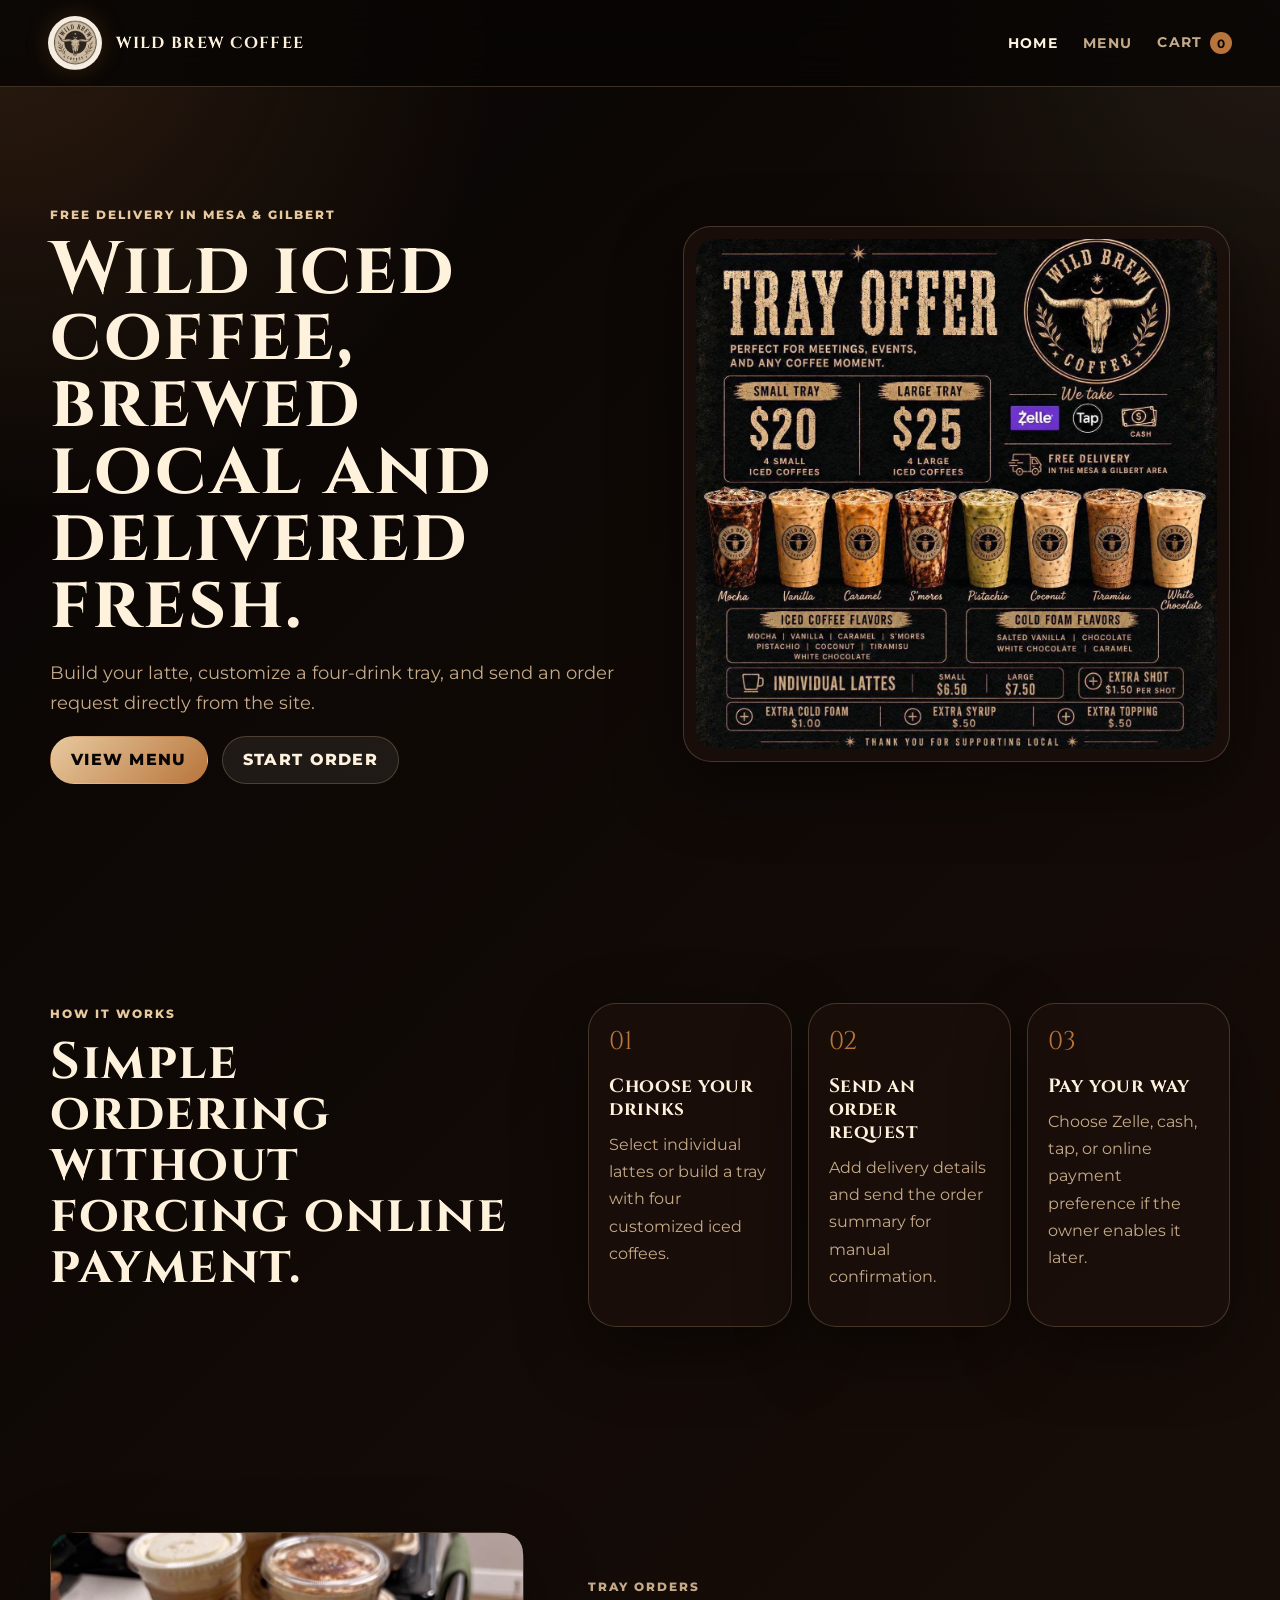
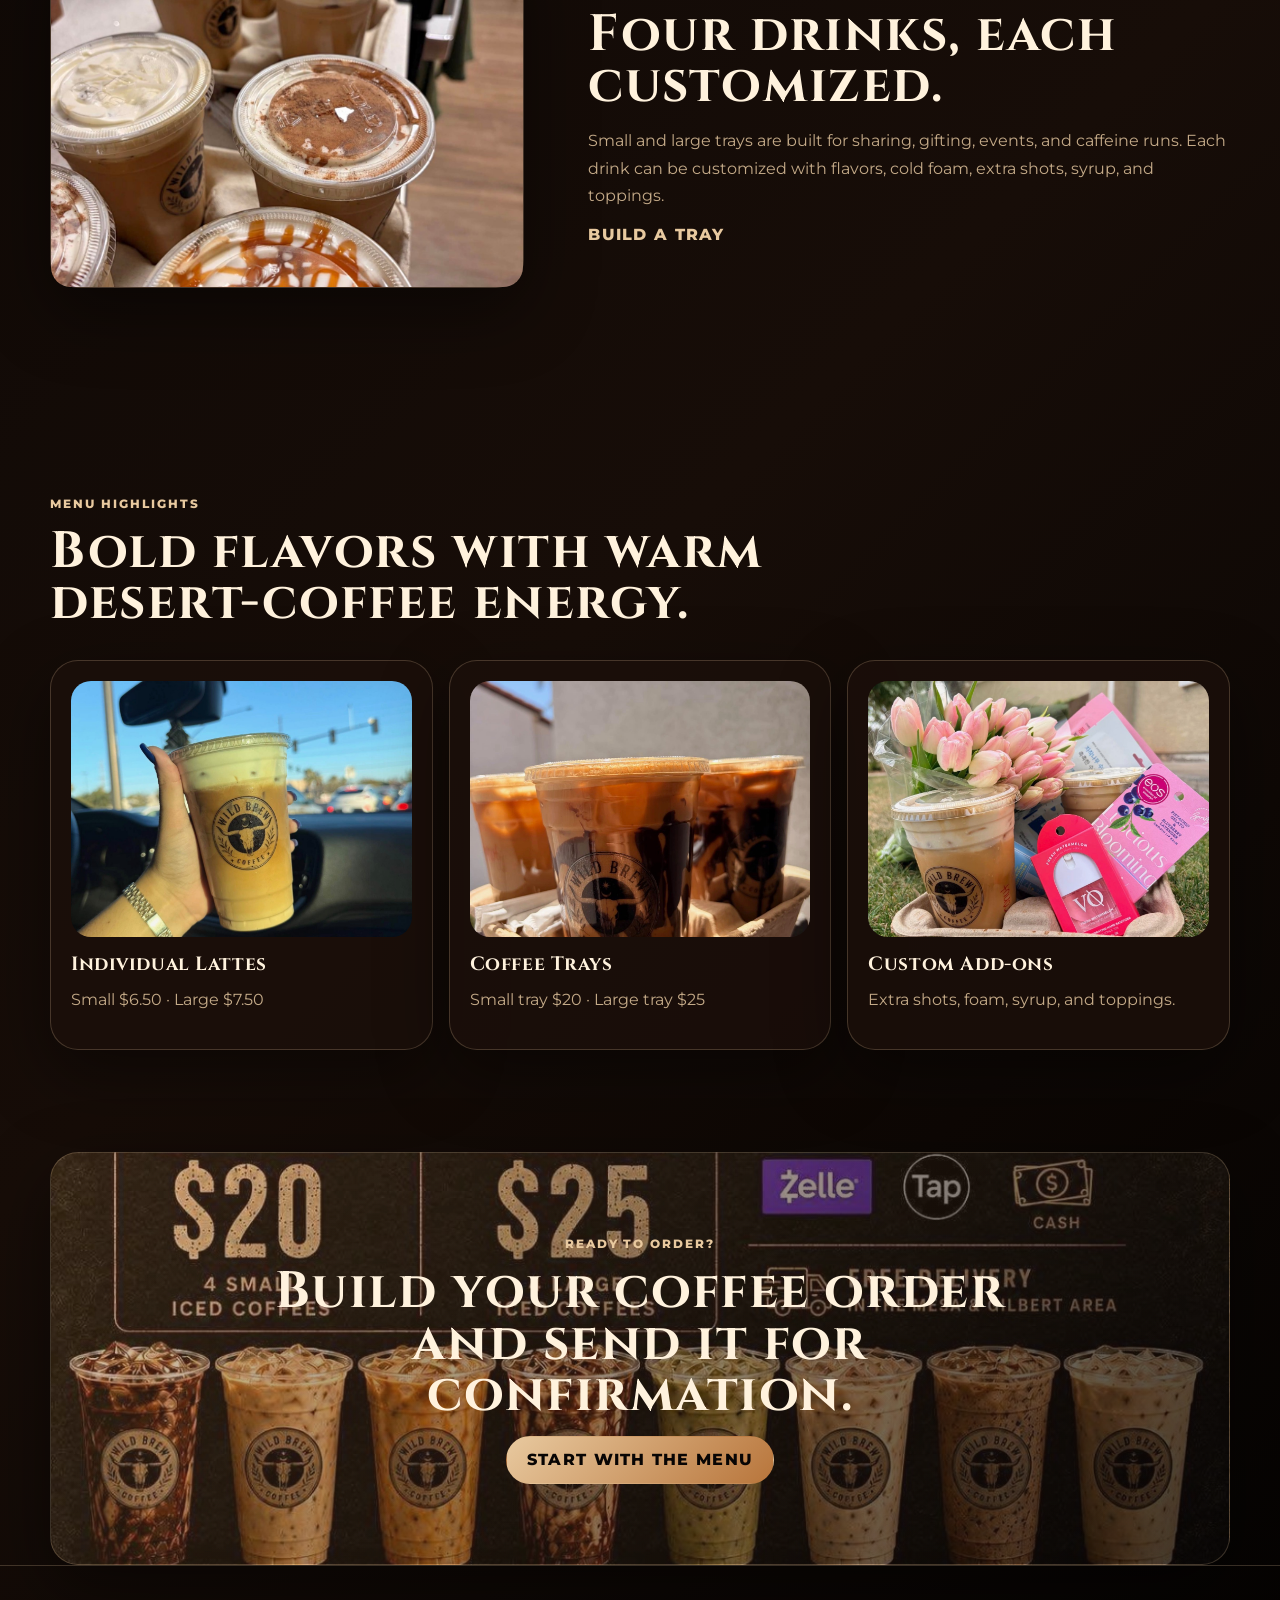
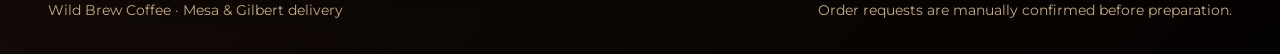
<file: index.html>
<!DOCTYPE html>
<html lang="en">
<head>
  <meta charset="UTF-8">
  <meta name="viewport" content="width=device-width, initial-scale=1.0">
  <title>Wild Brew Coffee | Local Iced Coffee Delivery</title>
  <link rel="icon" type="image/png" sizes="512x512" href="/Wild-Brew-Coffee/assets/logos/favicon.png?v=2">
  <link rel="shortcut icon" href="/Wild-Brew-Coffee/assets/logos/favicon.ico?v=2">
  <link rel="apple-touch-icon" sizes="180x180" href="/Wild-Brew-Coffee/assets/logos/apple-touch-icon.png?v=2">
  <meta name="description" content="Wild Brew Coffee delivers handcrafted iced lattes and coffee trays in Mesa and Gilbert.">
  <meta property="og:title" content="Wild Brew Coffee | Local Iced Coffee Delivery">
  <meta property="og:description" content="Wild Brew Coffee delivers handcrafted iced lattes and coffee trays in Mesa and Gilbert.">
  <meta property="og:type" content="website">
  <meta property="og:url" content="https://sundevilthor.github.io/Wild-Brew-Coffee/">
  <meta property="og:image" content="https://sundevilthor.github.io/Wild-Brew-Coffee/assets/logos/wild-brew-coffee-logo.png?v=2">
  <meta property="og:image:alt" content="Wild Brew Coffee logo">
  <meta name="twitter:card" content="summary_large_image">
  <meta name="twitter:title" content="Wild Brew Coffee | Local Iced Coffee Delivery">
  <meta name="twitter:description" content="Wild Brew Coffee delivers handcrafted iced lattes and coffee trays in Mesa and Gilbert.">
  <meta name="twitter:image" content="https://sundevilthor.github.io/Wild-Brew-Coffee/assets/logos/wild-brew-coffee-logo.png?v=2">
  <link rel="preconnect" href="https://fonts.googleapis.com">
  <link rel="preconnect" href="https://fonts.gstatic.com" crossorigin>
  <link href="https://fonts.googleapis.com/css2?family=Cinzel:wght@500;600;700&family=Montserrat:wght@400;500;600;700&display=swap" rel="stylesheet">
  <link rel="stylesheet" href="css/base.css">
  <link rel="stylesheet" href="css/layout.css">
  <link rel="stylesheet" href="css/components.css">
  <link rel="stylesheet" href="css/pages.css">
</head>
<body data-page="home">
  <header class="site-header">
    <a class="brand-link" href="index.html" aria-label="Wild Brew Coffee home">
      <img class="brand-logo" src="assets/logos/wild-brew-coffee-logo.png" alt="Wild Brew Coffee logo">
      <span class="brand-name">Wild Brew Coffee</span>
    </a>

    <nav class="primary-nav" aria-label="Primary navigation">
      <a href="index.html" aria-current="page">Home</a>
      <a href="menu.html">Menu</a>
      <a href="cart.html">Cart <span class="cart-count" data-cart-count>0</span></a>
    </nav>
  </header>

  <main>
    <section class="hero-section">
      <div class="hero-copy">
        <p class="eyebrow">Free delivery in Mesa &amp; Gilbert</p>
        <h1>Wild iced coffee, brewed local and delivered fresh.</h1>
        <p class="hero-text">Build your latte, customize a four-drink tray, and send an order request directly from the site.</p>
        <div class="hero-actions">
          <a class="button button-primary" href="menu.html">View Menu</a>
          <a class="button button-secondary" href="cart.html">Start Order</a>
        </div>
      </div>

      <div class="hero-card">
        <img src="assets/images/wild-brew-coffee-tray-offer-menu.jpeg" alt="Wild Brew Coffee tray offer menu with iced coffee drinks">
      </div>
    </section>

    <section class="section split-section">
      <div>
        <p class="eyebrow">How it works</p>
        <h2>Simple ordering without forcing online payment.</h2>
      </div>
      <div class="steps-grid">
        <article class="info-card">
          <span class="step-number">01</span>
          <h3>Choose your drinks</h3>
          <p>Select individual lattes or build a tray with four customized iced coffees.</p>
        </article>
        <article class="info-card">
          <span class="step-number">02</span>
          <h3>Send an order request</h3>
          <p>Add delivery details and send the order summary for manual confirmation.</p>
        </article>
        <article class="info-card">
          <span class="step-number">03</span>
          <h3>Pay your way</h3>
          <p>Choose Zelle, cash, tap, or online payment preference if the owner enables it later.</p>
        </article>
      </div>
    </section>

    <section class="section feature-section">
      <div class="feature-image">
        <img src="assets/images/wild-brew-coffee-many-trays.jpeg" alt="Multiple Wild Brew Coffee trays with iced drinks">
      </div>
      <div class="feature-copy">
        <p class="eyebrow">Tray orders</p>
        <h2>Four drinks, each customized.</h2>
        <p>Small and large trays are built for sharing, gifting, events, and caffeine runs. Each drink can be customized with flavors, cold foam, extra shots, syrup, and toppings.</p>
        <a class="text-link" href="menu.html">Build a tray</a>
      </div>
    </section>

    <section class="section menu-preview-section">
      <div class="section-heading">
        <p class="eyebrow">Menu highlights</p>
        <h2>Bold flavors with warm desert-coffee energy.</h2>
      </div>

      <div class="menu-preview-grid">
        <article class="menu-preview-card">
          <img src="assets/images/coffee-cup-1.jpeg" alt="Wild Brew iced coffee cup">
          <h3>Individual Lattes</h3>
          <p>Small $6.50 · Large $7.50</p>
        </article>
        <article class="menu-preview-card">
          <img src="assets/images/wild-brew-coffee-1-tray.jpeg" alt="Wild Brew coffee tray">
          <h3>Coffee Trays</h3>
          <p>Small tray $20 · Large tray $25</p>
        </article>
        <article class="menu-preview-card">
          <img src="assets/images/wild-brew-flower-tray.jpeg" alt="Wild Brew floral tray presentation">
          <h3>Custom Add-ons</h3>
          <p>Extra shots, foam, syrup, and toppings.</p>
        </article>
      </div>
    </section>

    <section class="section callout-section">
      <p class="eyebrow">Ready to order?</p>
      <h2>Build your coffee order and send it for confirmation.</h2>
      <a class="button button-primary" href="menu.html">Start with the menu</a>
    </section>
  </main>

  <footer class="site-footer">
    <p>Wild Brew Coffee · Mesa &amp; Gilbert delivery</p>
    <p>Order requests are manually confirmed before preparation.</p>
  </footer>

  <script src="js/logger.js"></script>
  <script src="js/menu-data.js"></script>
  <script src="js/cart-store.js"></script>
  <script src="js/cart-render.js"></script>
  <script src="js/order-form.js"></script>
  <script src="js/app.js"></script>
</body>
</html>
</file>
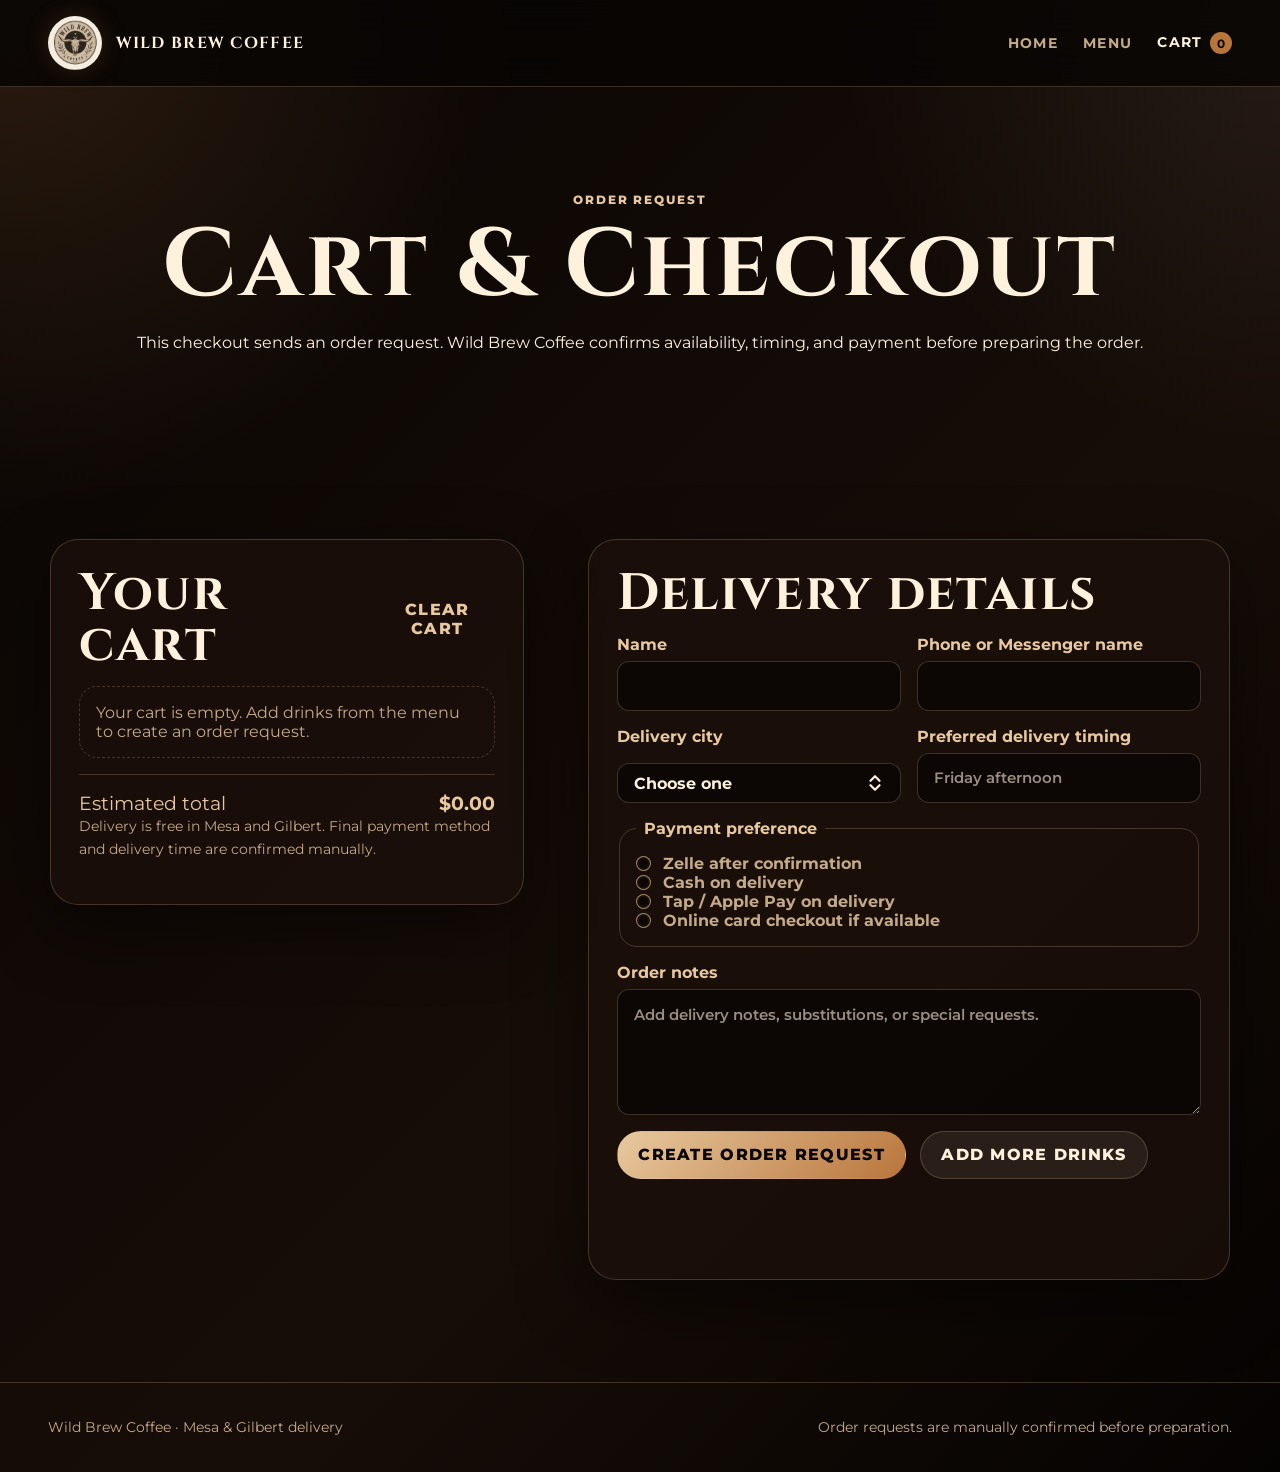
<file: cart.html>
<!DOCTYPE html>
<html lang="en">
<head>
  <meta charset="UTF-8">
  <meta name="viewport" content="width=device-width, initial-scale=1.0">
  <title>Cart & Checkout | Wild Brew Coffee</title>
  <link rel="icon" type="image/png" sizes="512x512" href="/Wild-Brew-Coffee/assets/logos/favicon.png?v=2">
  <link rel="shortcut icon" href="/Wild-Brew-Coffee/assets/logos/favicon.ico?v=2">
  <link rel="apple-touch-icon" sizes="180x180" href="/Wild-Brew-Coffee/assets/logos/apple-touch-icon.png?v=2">
  <meta name="description" content="Review your Wild Brew Coffee cart and send an order request for Mesa or Gilbert delivery.">
  <meta property="og:title" content="Cart & Checkout | Wild Brew Coffee">
  <meta property="og:description" content="Review your Wild Brew Coffee cart and send an order request for Mesa or Gilbert delivery.">
  <meta property="og:type" content="website">
  <meta property="og:url" content="https://sundevilthor.github.io/Wild-Brew-Coffee/cart.html">
  <meta property="og:image" content="https://sundevilthor.github.io/Wild-Brew-Coffee/assets/logos/wild-brew-coffee-logo.png?v=2">
  <meta property="og:image:alt" content="Wild Brew Coffee logo">
  <meta name="twitter:card" content="summary_large_image">
  <meta name="twitter:title" content="Cart & Checkout | Wild Brew Coffee">
  <meta name="twitter:description" content="Review your Wild Brew Coffee cart and send an order request for Mesa or Gilbert delivery.">
  <meta name="twitter:image" content="https://sundevilthor.github.io/Wild-Brew-Coffee/assets/logos/wild-brew-coffee-logo.png?v=2">
  <link rel="preconnect" href="https://fonts.googleapis.com">
  <link rel="preconnect" href="https://fonts.gstatic.com" crossorigin>
  <link href="https://fonts.googleapis.com/css2?family=Cinzel:wght@500;600;700&family=Montserrat:wght@400;500;600;700&display=swap" rel="stylesheet">
  <link rel="stylesheet" href="css/base.css">
  <link rel="stylesheet" href="css/layout.css">
  <link rel="stylesheet" href="css/components.css">
  <link rel="stylesheet" href="css/pages.css">
  <link rel="stylesheet" href="css/cart.css">
</head>
<body data-page="cart">
  <header class="site-header">
    <a class="brand-link" href="index.html" aria-label="Wild Brew Coffee home">
      <img class="brand-logo" src="assets/logos/wild-brew-coffee-logo.png" alt="Wild Brew Coffee logo">
      <span class="brand-name">Wild Brew Coffee</span>
    </a>

    <nav class="primary-nav" aria-label="Primary navigation">
      <a href="index.html">Home</a>
      <a href="menu.html">Menu</a>
      <a href="cart.html" aria-current="page">Cart <span class="cart-count" data-cart-count>0</span></a>
    </nav>
  </header>

  <main>
    <section class="page-hero compact-hero">
      <p class="eyebrow">Order request</p>
      <h1>Cart &amp; Checkout</h1>
      <p>This checkout sends an order request. Wild Brew Coffee confirms availability, timing, and payment before preparing the order.</p>
    </section>

    <section class="section checkout-layout">
      <div class="cart-panel">
        <div class="panel-heading">
          <h2>Your cart</h2>
          <button class="text-button" type="button" data-clear-cart>Clear cart</button>
        </div>
        <div data-cart-items></div>
        <div class="cart-total-row">
          <span>Estimated total</span>
          <strong data-cart-total>$0.00</strong>
        </div>
        <p class="fine-print">Delivery is free in Mesa and Gilbert. Final payment method and delivery time are confirmed manually.</p>
      </div>

      <form class="checkout-form" data-order-form>
        <h2>Delivery details</h2>

        <div class="form-grid">
          <label>
            Name
            <input type="text" name="customerName" autocomplete="name" required>
          </label>

          <label>
            Phone or Messenger name
            <input type="text" name="contactMethod" autocomplete="tel" required>
          </label>

          <label>
            Delivery city
            <select name="deliveryCity" required>
              <option value="">Choose one</option>
              <option value="Mesa">Mesa</option>
              <option value="Gilbert">Gilbert</option>
            </select>
          </label>

          <label>
            Preferred delivery timing
            <input type="text" name="deliveryTiming" placeholder="Friday afternoon" required>
          </label>
        </div>

        <fieldset>
          <legend>Payment preference</legend>
          <label class="radio-row">
            <input type="radio" name="paymentPreference" value="Zelle after confirmation" required>
            Zelle after confirmation
          </label>
          <label class="radio-row">
            <input type="radio" name="paymentPreference" value="Cash on delivery">
            Cash on delivery
          </label>
          <label class="radio-row">
            <input type="radio" name="paymentPreference" value="Tap / Apple Pay on delivery">
            Tap / Apple Pay on delivery
          </label>
          <label class="radio-row">
            <input type="radio" name="paymentPreference" value="Online card checkout if available">
            Online card checkout if available
          </label>
        </fieldset>

        <label>
          Order notes
          <textarea name="orderNotes" rows="5" placeholder="Add delivery notes, substitutions, or special requests."></textarea>
        </label>

        <div class="form-actions">
          <button class="button button-primary" type="submit">Create order request</button>
          <a class="button button-secondary" href="menu.html">Add more drinks</a>
        </div>

        <div class="order-output" data-order-output hidden>
          <h3>Order request ready</h3>
          <p>Copy this summary and send it through Wild Brew Coffee's Facebook Messenger or Instagram DM.</p>
          <textarea data-order-summary rows="12" readonly></textarea>
          <div class="form-actions">
            <button class="button button-primary" type="button" data-copy-order>Copy order summary</button>
            <a class="button button-secondary" href="https://www.facebook.com/profile.php?id=61589585804811" target="_blank" rel="noopener">Open Facebook</a>
            <a class="button button-secondary" href="https://www.instagram.com/wildbrewcoffe" target="_blank" rel="noopener">Open Instagram</a>
            <a class="button button-ghost" href="success.html">Continue</a>
          </div>
        </div>

        <p class="form-message" data-form-message role="status" aria-live="polite"></p>
      </form>
    </section>
  </main>

  <footer class="site-footer">
    <p>Wild Brew Coffee · Mesa &amp; Gilbert delivery</p>
    <p>Order requests are manually confirmed before preparation.</p>
  </footer>

  <script src="js/logger.js"></script>
  <script src="js/menu-data.js"></script>
  <script src="js/cart-store.js"></script>
  <script src="js/cart-render.js"></script>
  <script src="js/order-form.js"></script>
  <script src="js/app.js"></script>
</body>
</html>
</file>
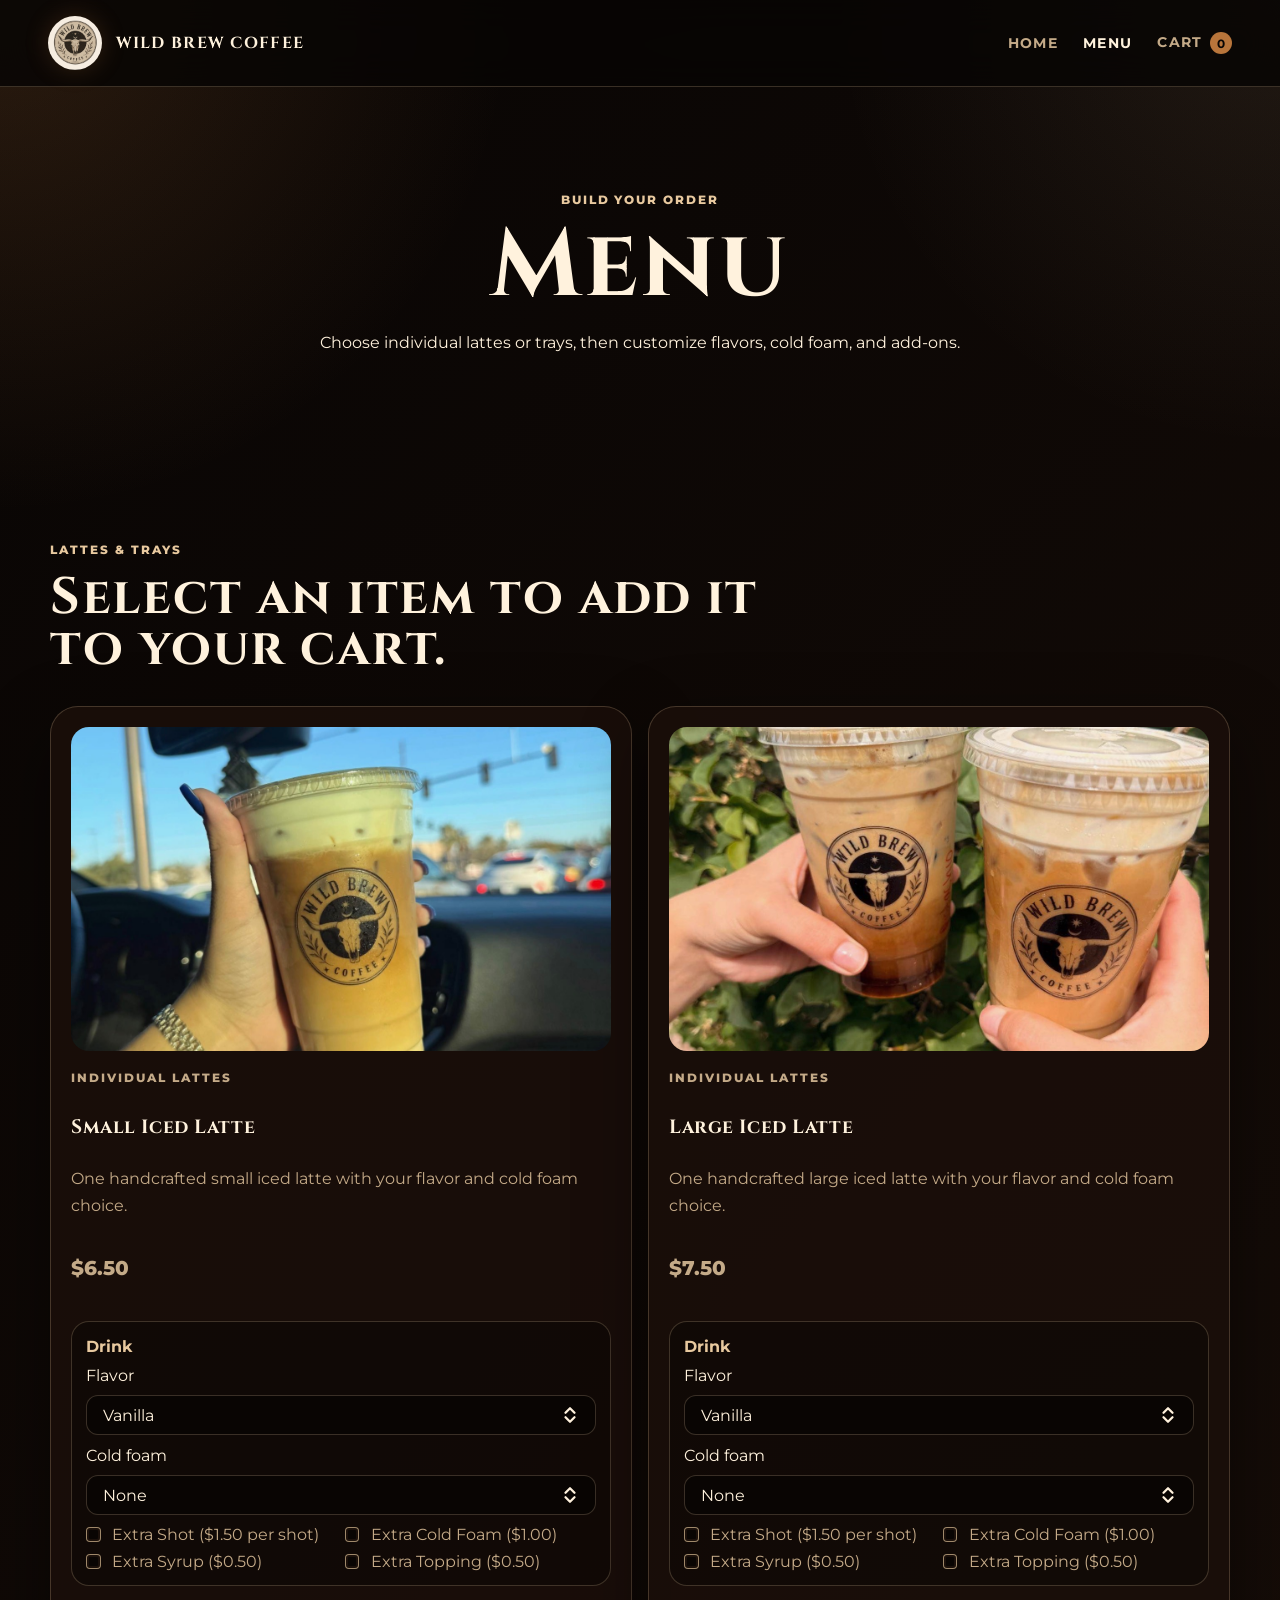
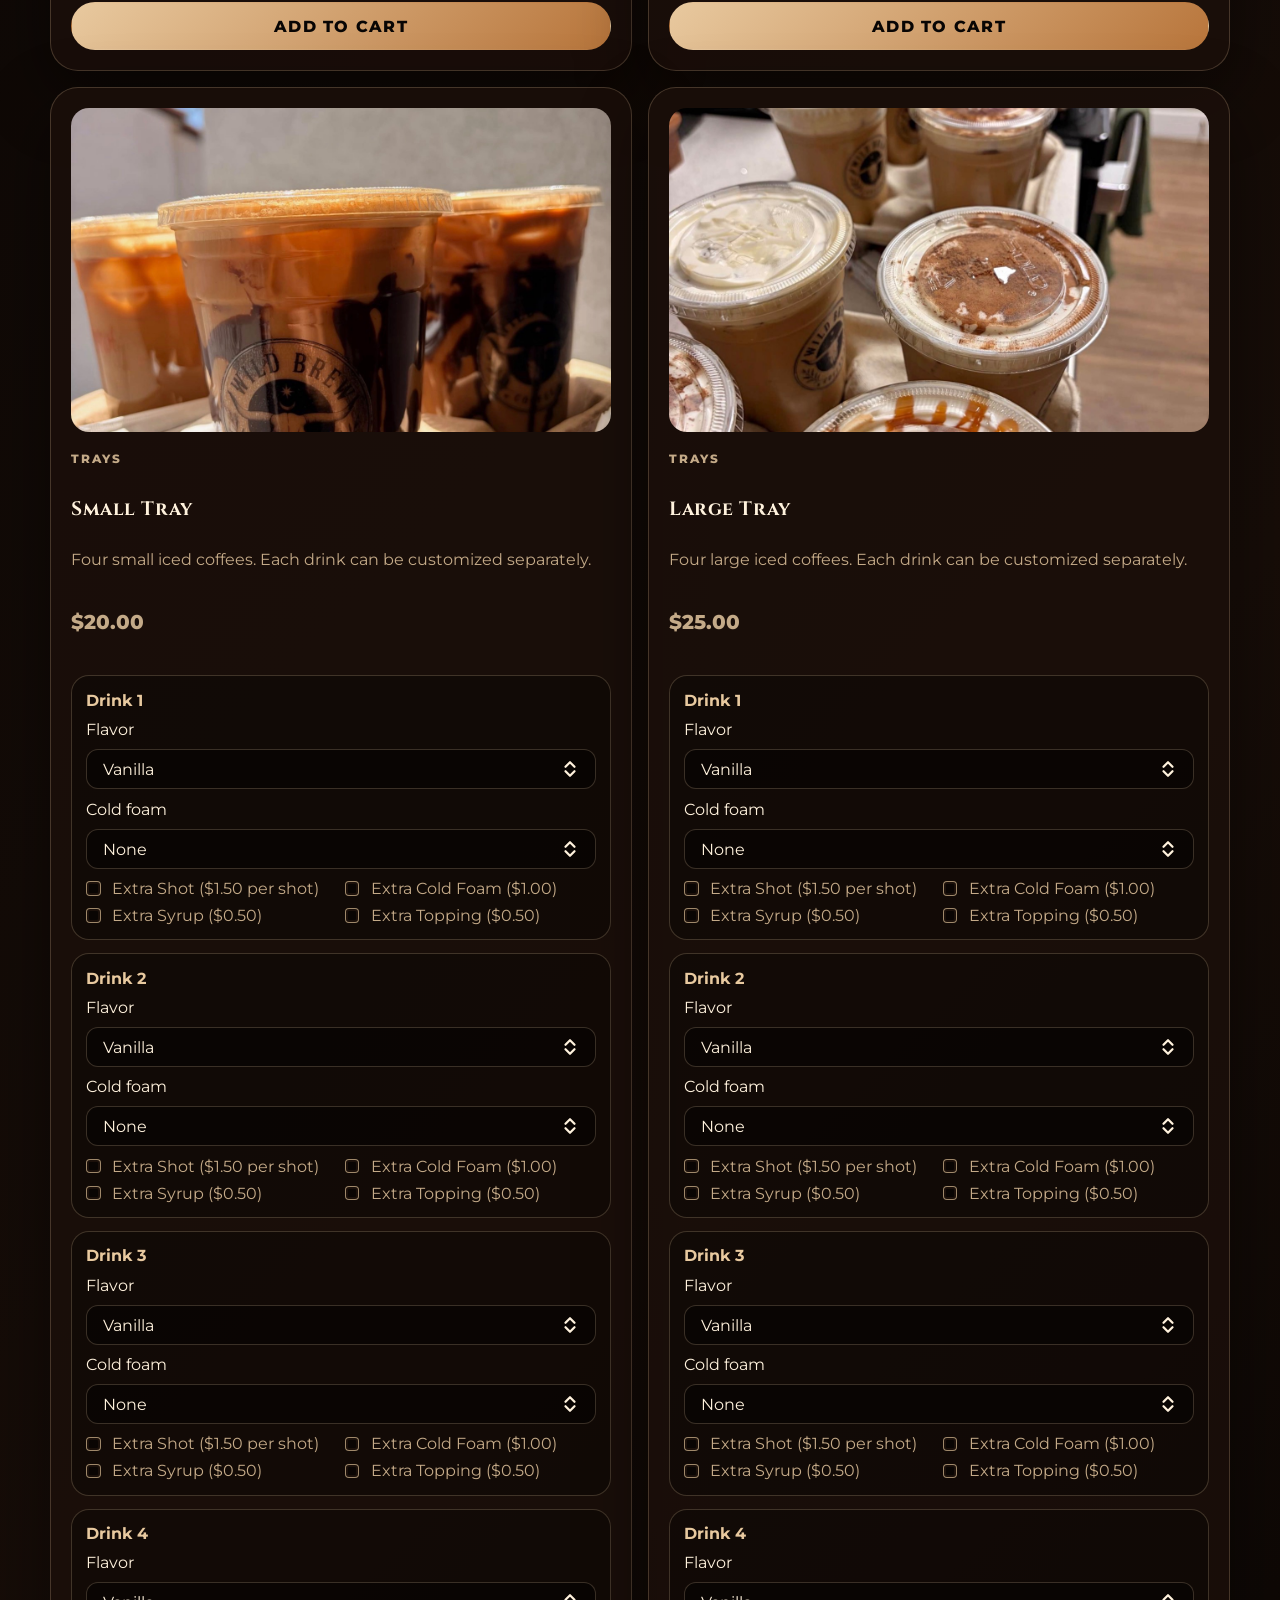
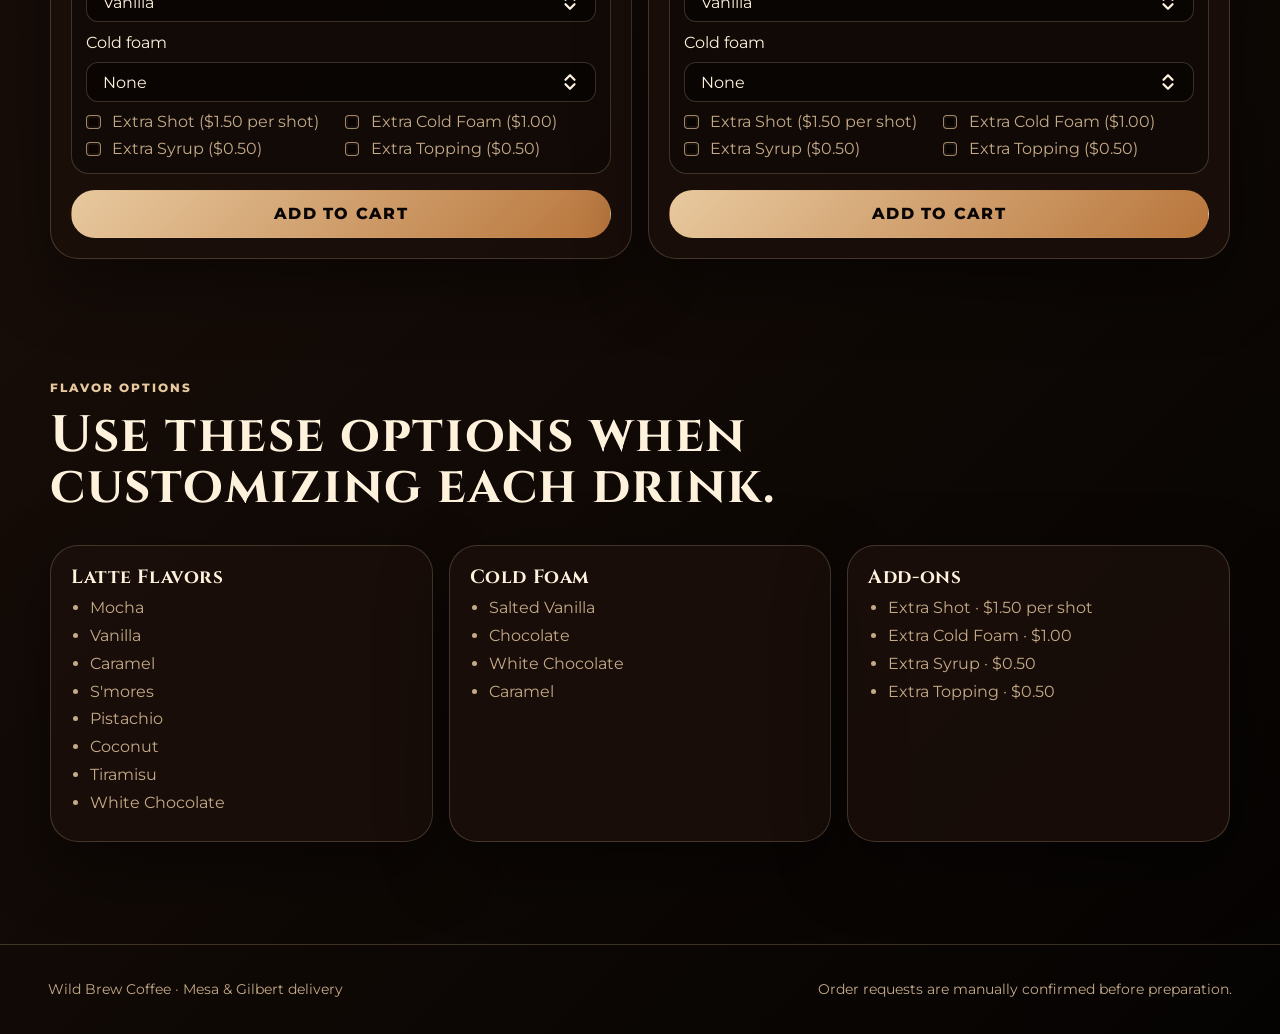
<file: menu.html>
<!DOCTYPE html>
<html lang="en">
<head>
  <meta charset="UTF-8">
  <meta name="viewport" content="width=device-width, initial-scale=1.0">
  <title>Menu | Wild Brew Coffee</title>
  <link rel="icon" type="image/png" sizes="512x512" href="/Wild-Brew-Coffee/assets/logos/favicon.png?v=2">
  <link rel="shortcut icon" href="/Wild-Brew-Coffee/assets/logos/favicon.ico?v=2">
  <link rel="apple-touch-icon" sizes="180x180" href="/Wild-Brew-Coffee/assets/logos/apple-touch-icon.png?v=2">
  <meta name="description" content="Build a Wild Brew Coffee order with lattes, trays, flavors, cold foam, and add-ons.">
  <meta property="og:title" content="Menu | Wild Brew Coffee">
  <meta property="og:description" content="Build a Wild Brew Coffee order with lattes, trays, flavors, cold foam, and add-ons.">
  <meta property="og:type" content="website">
  <meta property="og:url" content="https://sundevilthor.github.io/Wild-Brew-Coffee/menu.html">
  <meta property="og:image" content="https://sundevilthor.github.io/Wild-Brew-Coffee/assets/logos/wild-brew-coffee-logo.png?v=2">
  <meta property="og:image:alt" content="Wild Brew Coffee logo">
  <meta name="twitter:card" content="summary_large_image">
  <meta name="twitter:title" content="Menu | Wild Brew Coffee">
  <meta name="twitter:description" content="Build a Wild Brew Coffee order with lattes, trays, flavors, cold foam, and add-ons.">
  <meta name="twitter:image" content="https://sundevilthor.github.io/Wild-Brew-Coffee/assets/logos/wild-brew-coffee-logo.png?v=2">
  <link rel="preconnect" href="https://fonts.googleapis.com">
  <link rel="preconnect" href="https://fonts.gstatic.com" crossorigin>
  <link href="https://fonts.googleapis.com/css2?family=Cinzel:wght@500;600;700&family=Montserrat:wght@400;500;600;700&display=swap" rel="stylesheet">
  <link rel="stylesheet" href="css/base.css">
  <link rel="stylesheet" href="css/layout.css">
  <link rel="stylesheet" href="css/components.css">
  <link rel="stylesheet" href="css/pages.css">
</head>
<body data-page="menu">
  <header class="site-header">
    <a class="brand-link" href="index.html" aria-label="Wild Brew Coffee home">
      <img class="brand-logo" src="assets/logos/wild-brew-coffee-logo.png" alt="Wild Brew Coffee logo">
      <span class="brand-name">Wild Brew Coffee</span>
    </a>

    <nav class="primary-nav" aria-label="Primary navigation">
      <a href="index.html">Home</a>
      <a href="menu.html" aria-current="page">Menu</a>
      <a href="cart.html">Cart <span class="cart-count" data-cart-count>0</span></a>
    </nav>
  </header>

  <main>
    <section class="page-hero compact-hero">
      <p class="eyebrow">Build your order</p>
      <h1>Menu</h1>
      <p>Choose individual lattes or trays, then customize flavors, cold foam, and add-ons.</p>
    </section>

    <section class="section menu-builder-section">
      <div class="section-heading">
        <p class="eyebrow">Lattes &amp; trays</p>
        <h2>Select an item to add it to your cart.</h2>
      </div>

      <div class="product-grid" data-menu-products></div>
    </section>

    <section class="section options-section">
      <div class="section-heading">
        <p class="eyebrow">Flavor options</p>
        <h2>Use these options when customizing each drink.</h2>
      </div>

      <div class="option-columns">
        <article class="option-card">
          <h3>Latte Flavors</h3>
          <ul data-flavor-list></ul>
        </article>

        <article class="option-card">
          <h3>Cold Foam</h3>
          <ul data-cold-foam-list></ul>
        </article>

        <article class="option-card">
          <h3>Add-ons</h3>
          <ul data-addon-list></ul>
        </article>
      </div>
    </section>
  </main>

  <footer class="site-footer">
    <p>Wild Brew Coffee · Mesa &amp; Gilbert delivery</p>
    <p>Order requests are manually confirmed before preparation.</p>
  </footer>

  <script src="js/logger.js"></script>
  <script src="js/menu-data.js"></script>
  <script src="js/cart-store.js"></script>
  <script src="js/cart-render.js"></script>
  <script src="js/order-form.js"></script>
  <script src="js/app.js"></script>
</body>
</html>
</file>
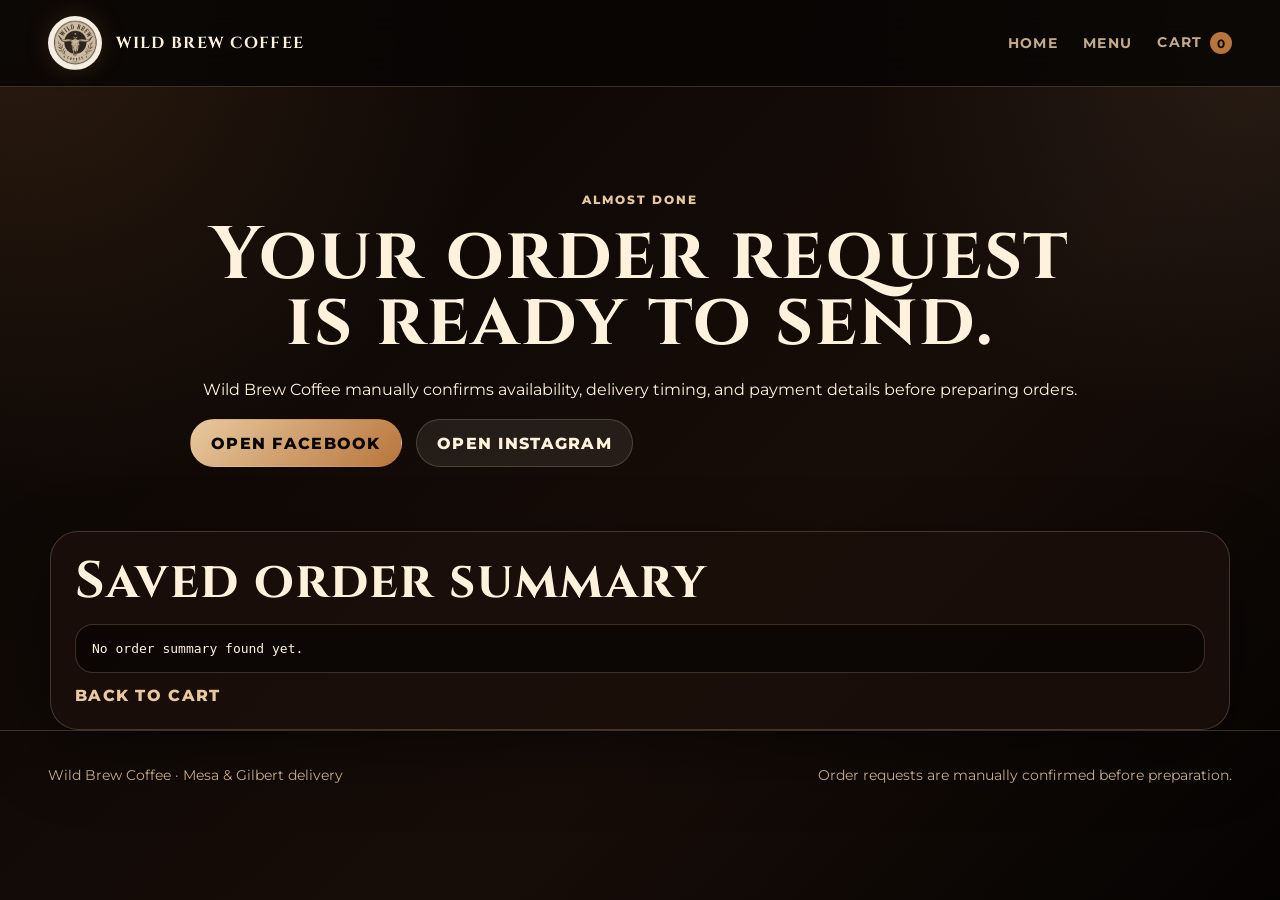
<file: success.html>
<!DOCTYPE html>
<html lang="en">
<head>
  <meta charset="UTF-8">
  <meta name="viewport" content="width=device-width, initial-scale=1.0">
  <title>Order Request Ready | Wild Brew Coffee</title>
  <link rel="icon" type="image/png" sizes="512x512" href="/Wild-Brew-Coffee/assets/logos/favicon.png?v=2">
  <link rel="shortcut icon" href="/Wild-Brew-Coffee/assets/logos/favicon.ico?v=2">
  <link rel="apple-touch-icon" sizes="180x180" href="/Wild-Brew-Coffee/assets/logos/apple-touch-icon.png?v=2">
  <meta name="description" content="Your Wild Brew Coffee order request summary is ready to send.">
  <meta property="og:title" content="Order Request Ready | Wild Brew Coffee">
  <meta property="og:description" content="Your Wild Brew Coffee order request summary is ready to send.">
  <meta property="og:type" content="website">
  <meta property="og:url" content="https://sundevilthor.github.io/Wild-Brew-Coffee/success.html">
  <meta property="og:image" content="https://sundevilthor.github.io/Wild-Brew-Coffee/assets/logos/wild-brew-coffee-logo.png?v=2">
  <meta property="og:image:alt" content="Wild Brew Coffee logo">
  <meta name="twitter:card" content="summary_large_image">
  <meta name="twitter:title" content="Order Request Ready | Wild Brew Coffee">
  <meta name="twitter:description" content="Your Wild Brew Coffee order request summary is ready to send.">
  <meta name="twitter:image" content="https://sundevilthor.github.io/Wild-Brew-Coffee/assets/logos/wild-brew-coffee-logo.png?v=2">
  <link rel="preconnect" href="https://fonts.googleapis.com">
  <link rel="preconnect" href="https://fonts.gstatic.com" crossorigin>
  <link href="https://fonts.googleapis.com/css2?family=Cinzel:wght@500;600;700&family=Montserrat:wght@400;500;600;700&display=swap" rel="stylesheet">
  <link rel="stylesheet" href="css/base.css">
  <link rel="stylesheet" href="css/layout.css">
  <link rel="stylesheet" href="css/components.css">
  <link rel="stylesheet" href="css/pages.css">
</head>
<body data-page="success">
  <header class="site-header">
    <a class="brand-link" href="index.html" aria-label="Wild Brew Coffee home">
      <img class="brand-logo" src="assets/logos/wild-brew-coffee-logo.png" alt="Wild Brew Coffee logo">
      <span class="brand-name">Wild Brew Coffee</span>
    </a>

    <nav class="primary-nav" aria-label="Primary navigation">
      <a href="index.html">Home</a>
      <a href="menu.html">Menu</a>
      <a href="cart.html">Cart <span class="cart-count" data-cart-count>0</span></a>
    </nav>
  </header>

  <main>
    <section class="page-hero success-hero">
      <p class="eyebrow">Almost done</p>
      <h1>Your order request is ready to send.</h1>
      <p>Wild Brew Coffee manually confirms availability, delivery timing, and payment details before preparing orders.</p>
      <div class="hero-actions">
        <a class="button button-primary" href="https://www.facebook.com/profile.php?id=61589585804811" target="_blank" rel="noopener">Open Facebook</a>
        <a class="button button-secondary" href="https://www.instagram.com/wildbrewcoffe" target="_blank" rel="noopener">Open Instagram</a>
      </div>
    </section>

    <section class="section summary-section">
      <h2>Saved order summary</h2>
      <pre class="saved-summary" data-saved-order-summary>No order summary found yet.</pre>
      <a class="text-link" href="cart.html">Back to cart</a>
    </section>
  </main>

  <footer class="site-footer">
    <p>Wild Brew Coffee · Mesa &amp; Gilbert delivery</p>
    <p>Order requests are manually confirmed before preparation.</p>
  </footer>

  <script src="js/logger.js"></script>
  <script src="js/menu-data.js"></script>
  <script src="js/cart-store.js"></script>
  <script src="js/cart-render.js"></script>
  <script src="js/order-form.js"></script>
  <script src="js/app.js"></script>
</body>
</html>
</file>
<file: css/base.css>
:root {
  --color-black: #080504;
  --color-deep-brown: #170d08;
  --color-brown: #5b351f;
  --color-caramel: #b8753b;
  --color-tan: #e8c99f;
  --color-cream: #fff2dd;
  --color-muted: #c4aa88;
  --color-border: rgba(232, 201, 159, 0.22);
  --color-panel: rgba(27, 15, 10, 0.82);
  --shadow-soft: 0 24px 70px rgba(0, 0, 0, 0.45);
  --font-display: "Cinzel", Georgia, serif;
  --font-body: "Montserrat", Arial, sans-serif;
  --max-width: 1180px;
  --radius-large: 28px;
  --radius-medium: 18px;
  --radius-small: 12px;
}

* {
  box-sizing: border-box;
}

html {
  background: var(--color-black);
  color: var(--color-cream);
  font-family: var(--font-body);
  scroll-behavior: smooth;
}

body {
  min-height: 100vh;
  margin: 0;
  background:
    radial-gradient(circle at top left, rgba(184, 117, 59, 0.2), transparent 32rem),
    radial-gradient(circle at top right, rgba(232, 201, 159, 0.09), transparent 28rem),
    linear-gradient(135deg, var(--color-black), var(--color-deep-brown) 62%, #050302);
  color: var(--color-cream);
}

body::before {
  position: fixed;
  inset: 0;
  z-index: -1;
  pointer-events: none;
  content: "";
  background-image:
    linear-gradient(rgba(255, 242, 221, 0.025) 1px, transparent 1px),
    linear-gradient(90deg, rgba(255, 242, 221, 0.025) 1px, transparent 1px);
  background-size: 42px 42px;
  mask-image: linear-gradient(to bottom, black, transparent 85%);
}

img {
  display: block;
  max-width: 100%;
}

a {
  color: inherit;
}

button,
input,
select,
textarea {
  font: inherit;
}

button {
  cursor: pointer;
}

h1,
h2,
h3,
p {
  margin-top: 0;
}

h1,
h2,
h3 {
  font-family: var(--font-display);
  letter-spacing: 0.03em;
}

h1 {
  font-size: clamp(2.4rem, 5.8vw, 5.6rem);
  line-height: 0.9;
  margin-bottom: 1.25rem;
}

h2 {
  font-size: clamp(2rem, 4vw, 4.1rem);
  line-height: 1;
  margin-bottom: 1rem;
}

h3 {
  font-size: 1.2rem;
  line-height: 1.2;
  margin-bottom: 0.6rem;
}

p {
  line-height: 1.7;
}

ul {
  margin: 0;
  padding-left: 1.2rem;
}

li {
  margin-bottom: 0.55rem;
}

input,
select,
textarea {
  width: 100%;
  border: 1px solid var(--color-border);
  border-radius: var(--radius-small);
  padding: 0.9rem 1rem;
  background: rgba(8, 5, 4, 0.72);
  color: var(--color-cream);
}

select {
  margin-top: 10px; 
  appearance: none;
  -webkit-appearance: none;
  min-height: 40px;
  height: 40px;
  padding: 0 2.25rem 0 1rem;
  line-height: 40px;
  background-color: rgba(8, 5, 4, 0.72);
  background-image: url("data:image/svg+xml,%3Csvg xmlns='http://www.w3.org/2000/svg' width='18' height='18' viewBox='0 0 24 24' fill='none' stroke='%23fff2dd' stroke-width='3' stroke-linecap='round' stroke-linejoin='round'%3E%3Cpath d='m6 9 6-6 6 6'/%3E%3Cpath d='m18 15-6 6-6-6'/%3E%3C/svg%3E");
  background-repeat: no-repeat;
  background-position: right 1rem center;
  background-size: 18px 18px;
}

input:focus,
select:focus,
textarea:focus,
button:focus-visible,
a:focus-visible {
  outline: 2px solid var(--color-tan);
  outline-offset: 3px;
}

textarea {
  resize: vertical;
}

fieldset {
  border: 1px solid var(--color-border);
  border-radius: var(--radius-medium);
  padding: 1rem;
}

legend {
  padding: 0 0.5rem;
  color: var(--color-tan);
  font-weight: 700;
}

.visually-hidden {
  position: absolute;
  width: 1px;
  height: 1px;
  overflow: hidden;
  clip: rect(0 0 0 0);
  white-space: nowrap;
}
</file>
<file: css/layout.css>
.site-header {
  position: sticky;
  top: 0;
  z-index: 20;
  display: flex;
  align-items: center;
  justify-content: space-between;
  gap: 1.5rem;
  padding: 1rem clamp(1rem, 4vw, 3rem);
  border-bottom: 1px solid var(--color-border);
  background: rgba(8, 5, 4, 0.84);
  backdrop-filter: blur(18px);
}

.brand-link {
  display: inline-flex;
  align-items: center;
  gap: 0.85rem;
  text-decoration: none;
}

.brand-logo {
  width: 54px;
  height: 54px;
  object-fit: contain;
  border-radius: 50%;
  box-shadow: 0 0 24px rgba(184, 117, 59, 0.22);
}

.brand-name {
  font-family: var(--font-display);
  font-weight: 700;
  letter-spacing: 0.08em;
  text-transform: uppercase;
}

.primary-nav {
  display: flex;
  align-items: center;
  justify-content: flex-end;
  gap: clamp(0.8rem, 2.2vw, 1.6rem);
  font-size: 0.9rem;
  font-weight: 700;
  letter-spacing: 0.08em;
  text-transform: uppercase;
}

.primary-nav a {
  position: relative;
  text-decoration: none;
  color: var(--color-muted);
}

.primary-nav a:hover,
.primary-nav a[aria-current="page"] {
  color: var(--color-cream);
}

.cart-count {
  display: inline-flex;
  align-items: center;
  justify-content: center;
  min-width: 1.35rem;
  min-height: 1.35rem;
  margin-left: 0.2rem;
  border-radius: 999px;
  background: var(--color-caramel);
  color: var(--color-black);
  font-size: 0.75rem;
}

main {
  width: 100%;
}

.section,
.hero-section,
.page-hero {
  width: min(var(--max-width), calc(100% - 2rem));
  margin: 0 auto;
}

.hero-section {
  display: grid;
  grid-template-columns: minmax(0, 1.02fr) minmax(320px, 0.98fr);
  align-items: center;
  gap: clamp(2rem, 5vw, 5rem);
  min-height: calc(100vh - 86px);
  padding: clamp(3rem, 6vw, 6rem) 0;
}

.section {
  padding: clamp(3.5rem, 8vw, 7rem) 0;
}

.split-section,
.feature-section,
.checkout-layout {
  display: grid;
  grid-template-columns: minmax(0, 0.85fr) minmax(0, 1.15fr);
  gap: clamp(2rem, 5vw, 4rem);
  align-items: start;
}

.page-hero {
  padding: clamp(4rem, 8vw, 7rem) 0 clamp(2rem, 5vw, 4rem);
  text-align: center;
}

.compact-hero h1 {
  font-size: clamp(3rem, 8vw, 6rem);
}

.site-footer {
  display: flex;
  align-items: center;
  justify-content: space-between;
  gap: 1rem;
  padding: 2rem clamp(1rem, 4vw, 3rem);
  border-top: 1px solid var(--color-border);
  color: var(--color-muted);
  font-size: 0.9rem;
}

.site-footer p {
  margin-bottom: 0;
}

@media (max-width: 860px) {
  .site-header,
  .site-footer {
    flex-direction: column;
    text-align: center;
  }

  .primary-nav {
    width: 100%;
    justify-content: center;
    flex-wrap: wrap;
  }

  .hero-section,
  .split-section,
  .feature-section,
  .checkout-layout {
    grid-template-columns: 1fr;
  }

  .hero-section {
    min-height: auto;
  }

  .brand-name {
    font-size: 0.9rem;
  }
}
</file>
<file: css/components.css>
.eyebrow {
  margin: 0 0 0.75rem;
  color: var(--color-tan);
  font-family: var(--font-body);
  font-size: 0.78rem;
  font-weight: 800;
  letter-spacing: 0.16em;
  text-transform: uppercase;
}

.button {
  display: inline-flex;
  align-items: center;
  justify-content: center;
  min-height: 48px;
  border: 1px solid transparent;
  border-radius: 999px;
  padding: 0.8rem 1.25rem;
  font-family: var(--font-body);
  font-weight: 800;
  letter-spacing: 0.08em;
  text-decoration: none;
  text-transform: uppercase;
  transition: transform 180ms ease, border-color 180ms ease, background 180ms ease;
}

.button:hover {
  transform: translateY(-2px);
}

.button-primary {
  background: linear-gradient(135deg, var(--color-tan), var(--color-caramel));
  color: var(--color-black);
}

.button-secondary {
  border-color: var(--color-border);
  background: rgba(255, 242, 221, 0.08);
  color: var(--color-cream);
}

.button-ghost {
  border-color: transparent;
  background: transparent;
  color: var(--color-tan);
}

.text-link,
.text-button {
  border: 0;
  background: transparent;
  color: var(--color-tan);
  font-weight: 800;
  letter-spacing: 0.08em;
  text-decoration: none;
  text-transform: uppercase;
}

.text-button {
  padding: 0;
}

.hero-actions,
.form-actions {
  display: flex;
  flex-wrap: wrap;
  gap: 0.9rem;
  align-items: center;
}

.hero-text {
  max-width: 650px;
  color: var(--color-muted);
  font-size: 1.1rem;
}

.hero-card,
.feature-image,
.menu-preview-card,
.info-card,
.option-card,
.product-card,
.cart-panel,
.checkout-form,
.order-output,
.summary-section {
  border: 1px solid var(--color-border);
  border-radius: var(--radius-large);
  background: var(--color-panel);
  box-shadow: var(--shadow-soft);
}

.hero-card {
  padding: 0.75rem;
  transform: none;
}

.hero-card img,
.feature-image img,
.menu-preview-card img {
  width: 100%;
  border-radius: calc(var(--radius-large) - 0.5rem);
  object-fit: cover;
}

.feature-image img {
  aspect-ratio: 4 / 3;
}

.section-heading {
  max-width: 750px;
  margin-bottom: 2rem;
}

.steps-grid,
.menu-preview-grid,
.product-grid,
.option-columns {
  display: grid;
  gap: 1rem;
}

.steps-grid,
.menu-preview-grid,
.option-columns {
  grid-template-columns: repeat(3, minmax(0, 1fr));
}

.info-card,
.option-card,
.product-card,
.menu-preview-card {
  padding: 1.25rem;
}

.info-card p,
.option-card li,
.product-card p,
.menu-preview-card p,
.feature-copy p {
  color: var(--color-muted);
}

.step-number {
  display: inline-flex;
  margin-bottom: 1rem;
  color: var(--color-caramel);
  font-family: var(--font-display);
  font-size: 1.6rem;
}

.product-grid {
  grid-template-columns: repeat(2, minmax(0, 1fr));
}

.product-card {
  display: grid;
  gap: 1rem;
}

.product-card img {
  width: 100%;
  aspect-ratio: 5 / 3;
  border-radius: var(--radius-medium);
  object-fit: cover;
}

.product-price {
  color: var(--color-tan);
  font-size: 1.25rem;
  font-weight: 800;
}

.product-controls {
  display: grid;
  gap: 0.8rem;
}

.drink-customizer {
  display: grid;
  gap: 0.65rem;
  padding: 0.9rem;
  border: 1px solid var(--color-border);
  border-radius: var(--radius-medium);
  background: rgba(8, 5, 4, 0.42);
}

.drink-customizer h4 {
  margin: 0;
  color: var(--color-tan);
}

.addon-grid {
  display: grid;
  grid-template-columns: repeat(2, minmax(0, 1fr));
  gap: 0.5rem;
}

.checkbox-row,
.radio-row {
  display: flex;
  align-items: center;
  gap: 0.7rem;
  color: var(--color-muted);
}

.checkout-form .radio-row {
  display: flex;
  grid-template-columns: none;
  justify-content: flex-start;
  gap: 0.75rem;
  color: var(--color-muted);
  font-weight: 700;
}

.checkbox-row input[type="checkbox"] {
  appearance: none;
  -webkit-appearance: none;
  display: inline-grid;
  place-content: center;
  flex: 0 0 auto;
  width: 0.9rem;
  height: 0.9rem;
  margin: 0;
  padding: 0;
  min-width: 0;
  min-height: 0;
  border: 1px solid rgba(210, 180, 140, 0.75);
  border-radius: 0.25rem;
  background: rgba(8, 5, 4, 0.72);
  box-shadow: inset 0 0 0 2px rgba(31, 18, 12, 0.9);
  cursor: pointer;
}

.checkbox-row input[type="checkbox"]::before {
  content: "";
  width: 0.38rem;
  height: 0.38rem;
  border-radius: 0.14rem;
  background: var(--color-tan);
  transform: scale(0);
  transition: transform 140ms ease;
}

.checkbox-row input[type="checkbox"]:checked {
  border-color: var(--color-tan);
  background: rgba(31, 18, 12, 0.95);
}

.checkbox-row input[type="checkbox"]:checked::before {
  transform: scale(1);
}

.checkbox-row input[type="checkbox"]:focus-visible {
  outline: 2px solid var(--color-tan);
  outline-offset: 3px;
}

.radio-row input[type="radio"] {
  appearance: none;
  -webkit-appearance: none;
  display: inline-grid;
  place-content: center;
  flex: 0 0 auto;
  width: 0.95rem;
  height: 0.95rem;
  margin: 0;
  padding: 0;
  min-width: 0;
  min-height: 0;
  border: 1px solid rgba(210, 180, 140, 0.75);
  border-radius: 999px;
  background: rgba(8, 5, 4, 0.72);
  box-shadow: inset 0 0 0 2px rgba(31, 18, 12, 0.9);
  cursor: pointer;
}

.radio-row input[type="radio"]::before {
  content: "";
  width: 0.4rem;
  height: 0.4rem;
  border-radius: 999px;
  background: var(--color-tan);
  transform: scale(0);
  transition: transform 140ms ease;
}

.radio-row input[type="radio"]:checked {
  border-color: var(--color-tan);
  background: rgba(31, 18, 12, 0.95);
}

.radio-row input[type="radio"]:checked::before {
  transform: scale(1);
}

.radio-row input[type="radio"]:focus-visible {
  outline: 2px solid var(--color-tan);
  outline-offset: 3px;
}

.fine-print {
  color: var(--color-muted);
  font-size: 0.86rem;
}

@media (max-width: 900px) {
  .steps-grid,
  .menu-preview-grid,
  .option-columns,
  .product-grid {
    grid-template-columns: 1fr;
  }

  .addon-grid {
    grid-template-columns: 1fr;
  }
}
</file>
<file: css/pages.css>
.feature-copy {
  align-self: center;
}

.menu-preview-card img {
  aspect-ratio: 4 / 3;
  margin-bottom: 1rem;
}

.callout-section {
  display: grid;
  justify-items: center;
  text-align: center;
  border: 1px solid var(--color-border);
  border-radius: var(--radius-large);
  padding: clamp(2.5rem, 7vw, 5rem);
  background:
    linear-gradient(135deg, rgba(184, 117, 59, 0.24), rgba(8, 5, 4, 0.78)),
    url("../assets/images/wild-brew-coffee-tray-offer-menu.jpeg") center / cover;
  box-shadow: var(--shadow-soft);
}

.callout-section h2 {
  max-width: 850px;
}

.options-section {
  padding-top: 1rem;
}

.success-hero {
  max-width: 900px;
}

.summary-section {
  padding: 1.5rem;
}

.saved-summary {
  overflow-x: auto;
  border: 1px solid var(--color-border);
  border-radius: var(--radius-medium);
  padding: 1rem;
  background: rgba(8, 5, 4, 0.72);
  color: var(--color-cream);
  white-space: pre-wrap;
}

.form-message {
  min-height: 1.5rem;
  margin-top: 1rem;
  color: var(--color-tan);
  font-weight: 700;
}

@media (max-width: 680px) {
  .hero-card {
    transform: none;
  }

  .callout-section {
    justify-items: start;
    text-align: left;
  }
}
</file>
<file: css/cart.css>
.checkout-layout {
  align-items: start;
}

.cart-panel,
.checkout-form {
  padding: clamp(1.1rem, 3vw, 1.75rem);
}

.cart-panel {
  position: sticky;
  top: 110px;
}

.panel-heading,
.cart-total-row,
.cart-item-actions {
  display: flex;
  align-items: center;
  justify-content: space-between;
  gap: 1rem;
}

.panel-heading {
  margin-bottom: 1rem;
}

.panel-heading h2,
.checkout-form h2 {
  margin-bottom: 0;
}

.cart-item {
  border-top: 1px solid var(--color-border);
  padding: 1rem 0;
}

.cart-item:first-child {
  border-top: 0;
}

.cart-item h3 {
  margin-bottom: 0.35rem;
}

.cart-item-detail {
  margin-bottom: 0.35rem;
  color: var(--color-muted);
  font-size: 0.9rem;
}

.cart-item-price {
  color: var(--color-tan);
  font-weight: 800;
}

.cart-total-row {
  border-top: 1px solid var(--color-border);
  margin-top: 1rem;
  padding-top: 1rem;
  color: var(--color-tan);
  font-size: 1.2rem;
}

.empty-cart {
  border: 1px dashed var(--color-border);
  border-radius: var(--radius-medium);
  padding: 1rem;
  color: var(--color-muted);
}

.checkout-form {
  display: grid;
  gap: 1rem;
}

.form-grid {
  display: grid;
  grid-template-columns: repeat(2, minmax(0, 1fr));
  gap: 1rem;
}

.checkout-form label {
  display: grid;
  gap: 0.45rem;
  color: var(--color-tan);
  font-weight: 700;
}

.checkout-form input::placeholder,
.checkout-form textarea::placeholder {
  color: rgba(255, 242, 221, 0.58);
  font-size: 0.95rem;
  font-weight: 600;
}

.order-output {
  display: grid;
  gap: 1rem;
  padding: 1rem;
}

.order-output[hidden] {
  display: none;
}

.order-output textarea {
  min-height: 260px;
  color: var(--color-cream);
}

@media (max-width: 860px) {
  .cart-panel {
    position: static;
  }

  .form-grid {
    grid-template-columns: 1fr;
  }
}
</file>
